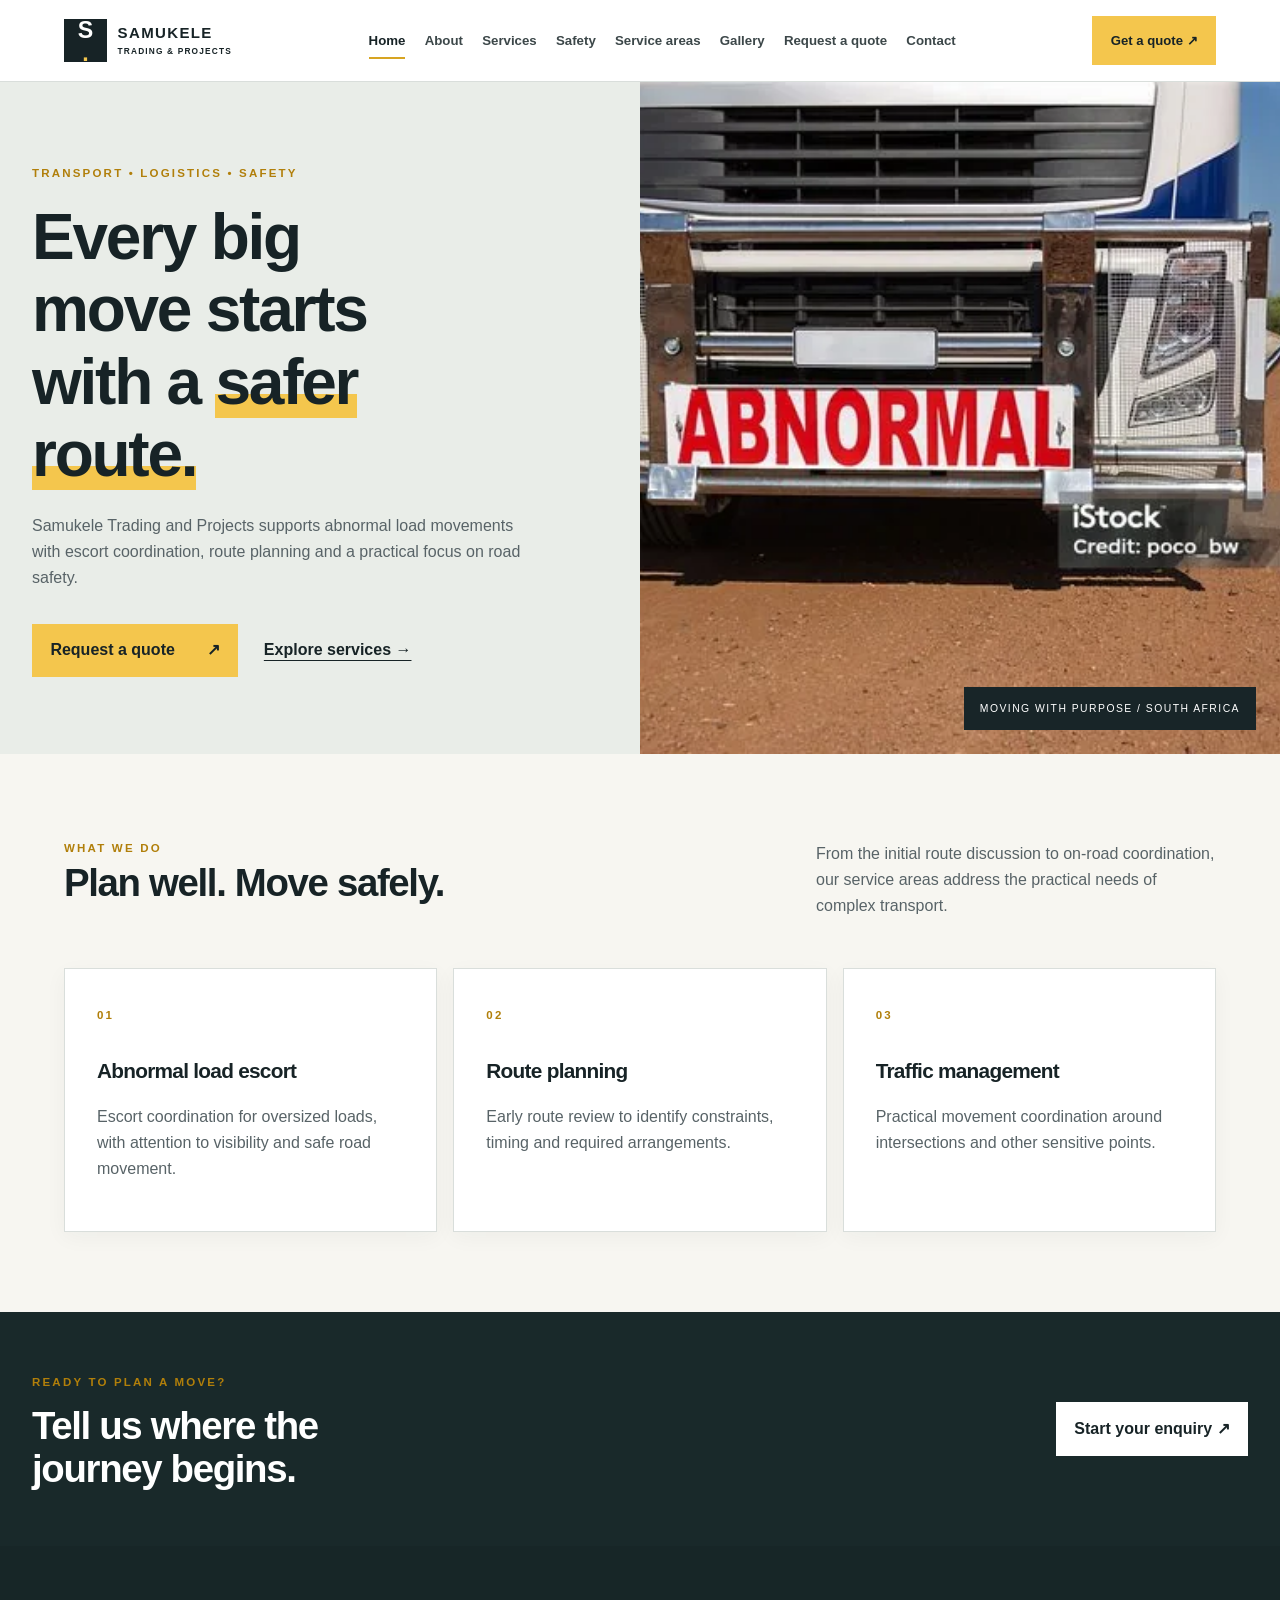
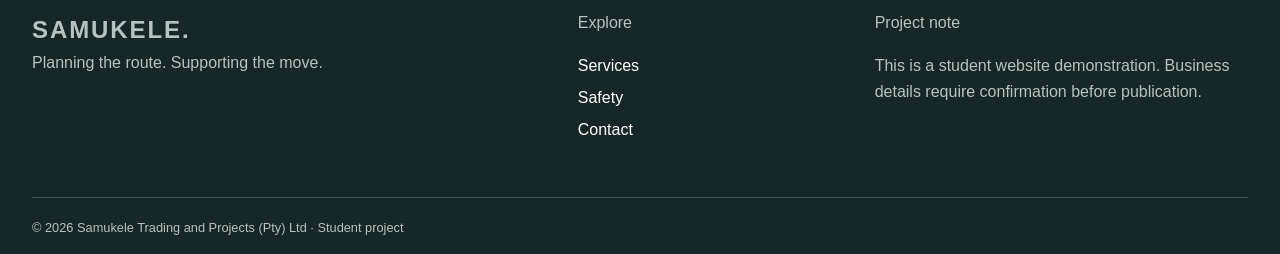
<file: Samukele-Website/index.html>
<!doctype html>
<html lang="en">
<head>
  <meta charset="utf-8">
  <meta name="viewport" content="width=device-width, initial-scale=1">
  <meta name="description" content="Abnormal load escort and route coordination in South Africa.">
  <title>Safer journeys for exceptional loads | Samukele Trading and Projects</title>
  <link rel="stylesheet" href="css/style.css">
</head>
<body>
  <a class="skip-link" href="#main">Skip to content</a>
  <!-- Consistent site header and navigation across all pages. -->
  <header class="site-header"><div class="header-inner">
    <a class="brand" href="index.html" aria-label="Samukele Trading and Projects home"><span class="brand-symbol" aria-hidden="true">S<span>.</span></span><span class="brand-words">SAMUKELE<small>TRADING &amp; PROJECTS</small></span></a>
    <nav aria-label="Main navigation"><ul><li><a href="index.html" aria-current="page">Home</a></li><li><a href="about.html">About</a></li><li><a href="services.html">Services</a></li><li><a href="compliance.html">Safety</a></li><li><a href="areas.html">Service areas</a></li><li><a href="gallery.html">Gallery</a></li><li><a href="enquiry.html">Request a quote</a></li><li><a href="contact.html">Contact</a></li></ul></nav>
    <a class="header-cta" href="enquiry.html">Get a quote ↗</a>
  </div></header>
  <main id="main"><section class="hero"><div class="hero-copy"><span class="eyebrow">TRANSPORT • LOGISTICS • SAFETY</span><h1>Every big move starts with a <em>safer route.</em></h1><p>Samukele Trading and Projects supports abnormal load movements with escort coordination, route planning and a practical focus on road safety.</p><div class="actions"><a class="button" href="enquiry.html">Request a quote <span aria-hidden="true">↗</span></a><a class="text-link" href="services.html">Explore services →</a></div></div><div class="hero-media"><picture><source type="image/webp" srcset="images/truck-escort-320.webp 320w, images/truck-escort.webp 600w" sizes="(max-width: 68rem) 100vw, 50vw"><img class="hero-image" src="images/truck-escort.jpg" alt="Heavy vehicle on a transport route" loading="eager" fetchpriority="high" width="600" height="400" srcset="images/truck-escort-320.jpg 320w, images/truck-escort.jpg 600w" sizes="(max-width: 68rem) 100vw, 50vw"></picture><span class="image-tag">MOVING WITH PURPOSE / SOUTH AFRICA</span></div></section><section class="section"><div class="section-heading"><div><span class="eyebrow">WHAT WE DO</span><h2>Plan well. Move safely.</h2></div><p>From the initial route discussion to on-road coordination, our service areas address the practical needs of complex transport.</p></div><div class="cards"><article class="card"><span class="eyebrow">01</span><h3>Abnormal load escort</h3><p>Escort coordination for oversized loads, with attention to visibility and safe road movement.</p></article><article class="card"><span class="eyebrow">02</span><h3>Route planning</h3><p>Early route review to identify constraints, timing and required arrangements.</p></article><article class="card"><span class="eyebrow">03</span><h3>Traffic management</h3><p>Practical movement coordination around intersections and other sensitive points.</p></article></div></section><section class="banner"><div><span class="eyebrow">READY TO PLAN A MOVE?</span><h2>Tell us where the journey begins.</h2></div><a class="button button-light" href="enquiry.html">Start your enquiry ↗</a></section></main>
  <footer class="site-footer"><div class="footer-inner"><div><span class="footer-brand">SAMUKELE<span>.</span></span><p>Planning the route. Supporting the move.</p></div><div><p>Explore</p><a href="services.html">Services</a><a href="compliance.html">Safety</a><a href="contact.html">Contact</a></div><div><p>Project note</p><span>This is a student website demonstration. Business details require confirmation before publication.</span></div></div><div class="footer-bottom">© 2026 Samukele Trading and Projects (Pty) Ltd · Student project</div></footer>
</body>
</html>
</file>
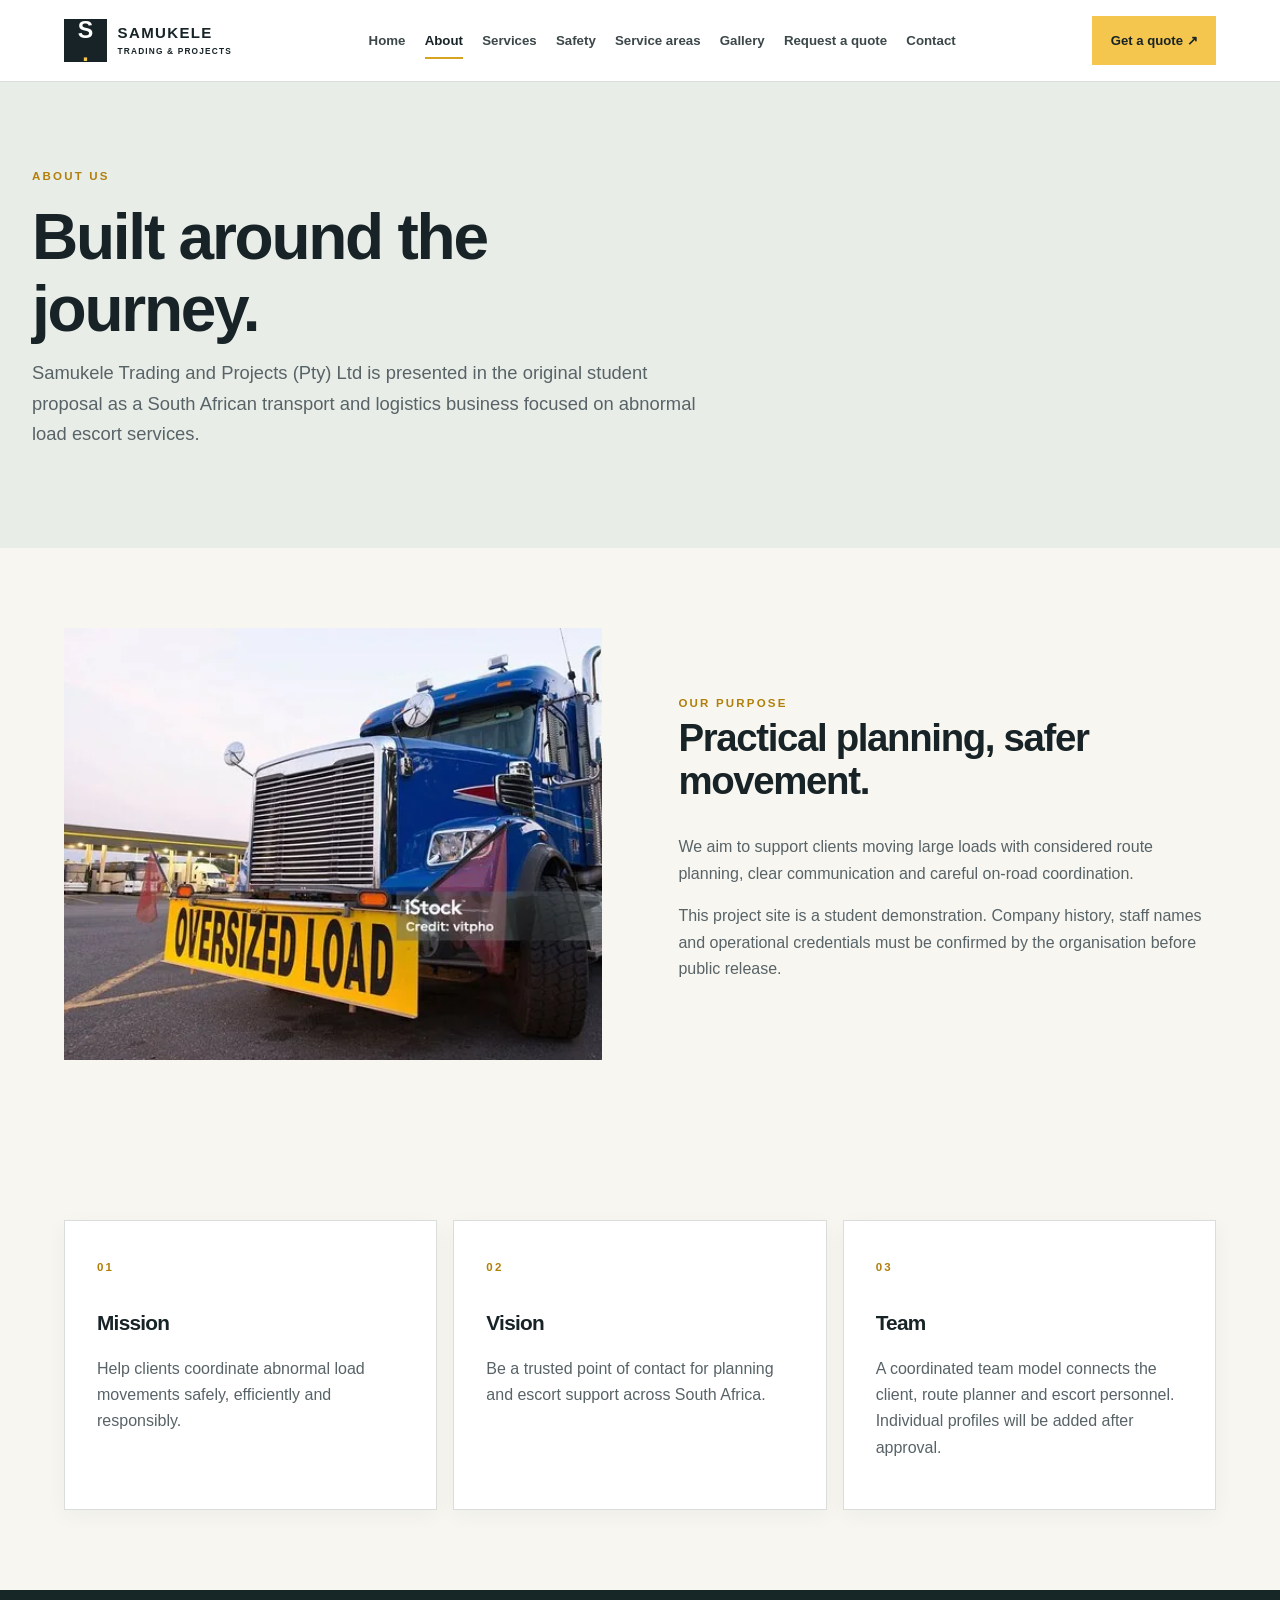
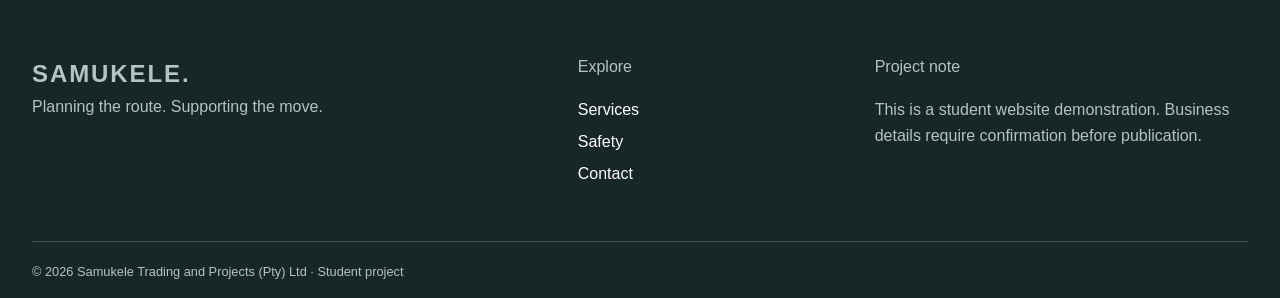
<file: Samukele-Website/about.html>
<!doctype html>
<html lang="en">
<head>
  <meta charset="utf-8">
  <meta name="viewport" content="width=device-width, initial-scale=1">
  <meta name="description" content="A safety-led approach to transport support.">
  <title>About Samukele | Samukele Trading and Projects</title>
  <link rel="stylesheet" href="css/style.css">
</head>
<body>
  <a class="skip-link" href="#main">Skip to content</a>
  <!-- Consistent site header and navigation across all pages. -->
  <header class="site-header"><div class="header-inner">
    <a class="brand" href="index.html" aria-label="Samukele Trading and Projects home"><span class="brand-symbol" aria-hidden="true">S<span>.</span></span><span class="brand-words">SAMUKELE<small>TRADING &amp; PROJECTS</small></span></a>
    <nav aria-label="Main navigation"><ul><li><a href="index.html">Home</a></li><li><a href="about.html" aria-current="page">About</a></li><li><a href="services.html">Services</a></li><li><a href="compliance.html">Safety</a></li><li><a href="areas.html">Service areas</a></li><li><a href="gallery.html">Gallery</a></li><li><a href="enquiry.html">Request a quote</a></li><li><a href="contact.html">Contact</a></li></ul></nav>
    <a class="header-cta" href="enquiry.html">Get a quote ↗</a>
  </div></header>
  <main id="main"><section class="page-hero"><span class="eyebrow">ABOUT US</span><h1>Built around the journey.</h1><p>Samukele Trading and Projects (Pty) Ltd is presented in the original student proposal as a South African transport and logistics business focused on abnormal load escort services.</p></section><section class="split section"><div><picture><source type="image/webp" srcset="images/truck-route-320.webp 320w, images/truck-route.webp 600w" sizes="(max-width: 45rem) 100vw, (max-width: 68rem) 50vw, 40vw"><img class="feature-image" src="images/truck-route.jpg" alt="Truck travelling on a route" loading="lazy" width="600" height="400" srcset="images/truck-route-320.jpg 320w, images/truck-route.jpg 600w" sizes="(max-width: 45rem) 100vw, (max-width: 68rem) 50vw, 40vw"></picture></div><div><span class="eyebrow">OUR PURPOSE</span><h2>Practical planning, safer movement.</h2><p>We aim to support clients moving large loads with considered route planning, clear communication and careful on-road coordination.</p><p>This project site is a student demonstration. Company history, staff names and operational credentials must be confirmed by the organisation before public release.</p></div></section><section class="section cards"><article class="card"><span class="eyebrow">01</span><h3>Mission</h3><p>Help clients coordinate abnormal load movements safely, efficiently and responsibly.</p></article><article class="card"><span class="eyebrow">02</span><h3>Vision</h3><p>Be a trusted point of contact for planning and escort support across South Africa.</p></article><article class="card"><span class="eyebrow">03</span><h3>Team</h3><p>A coordinated team model connects the client, route planner and escort personnel. Individual profiles will be added after approval.</p></article></section></main>
  <footer class="site-footer"><div class="footer-inner"><div><span class="footer-brand">SAMUKELE<span>.</span></span><p>Planning the route. Supporting the move.</p></div><div><p>Explore</p><a href="services.html">Services</a><a href="compliance.html">Safety</a><a href="contact.html">Contact</a></div><div><p>Project note</p><span>This is a student website demonstration. Business details require confirmation before publication.</span></div></div><div class="footer-bottom">© 2026 Samukele Trading and Projects (Pty) Ltd · Student project</div></footer>
</body>
</html>
</file>
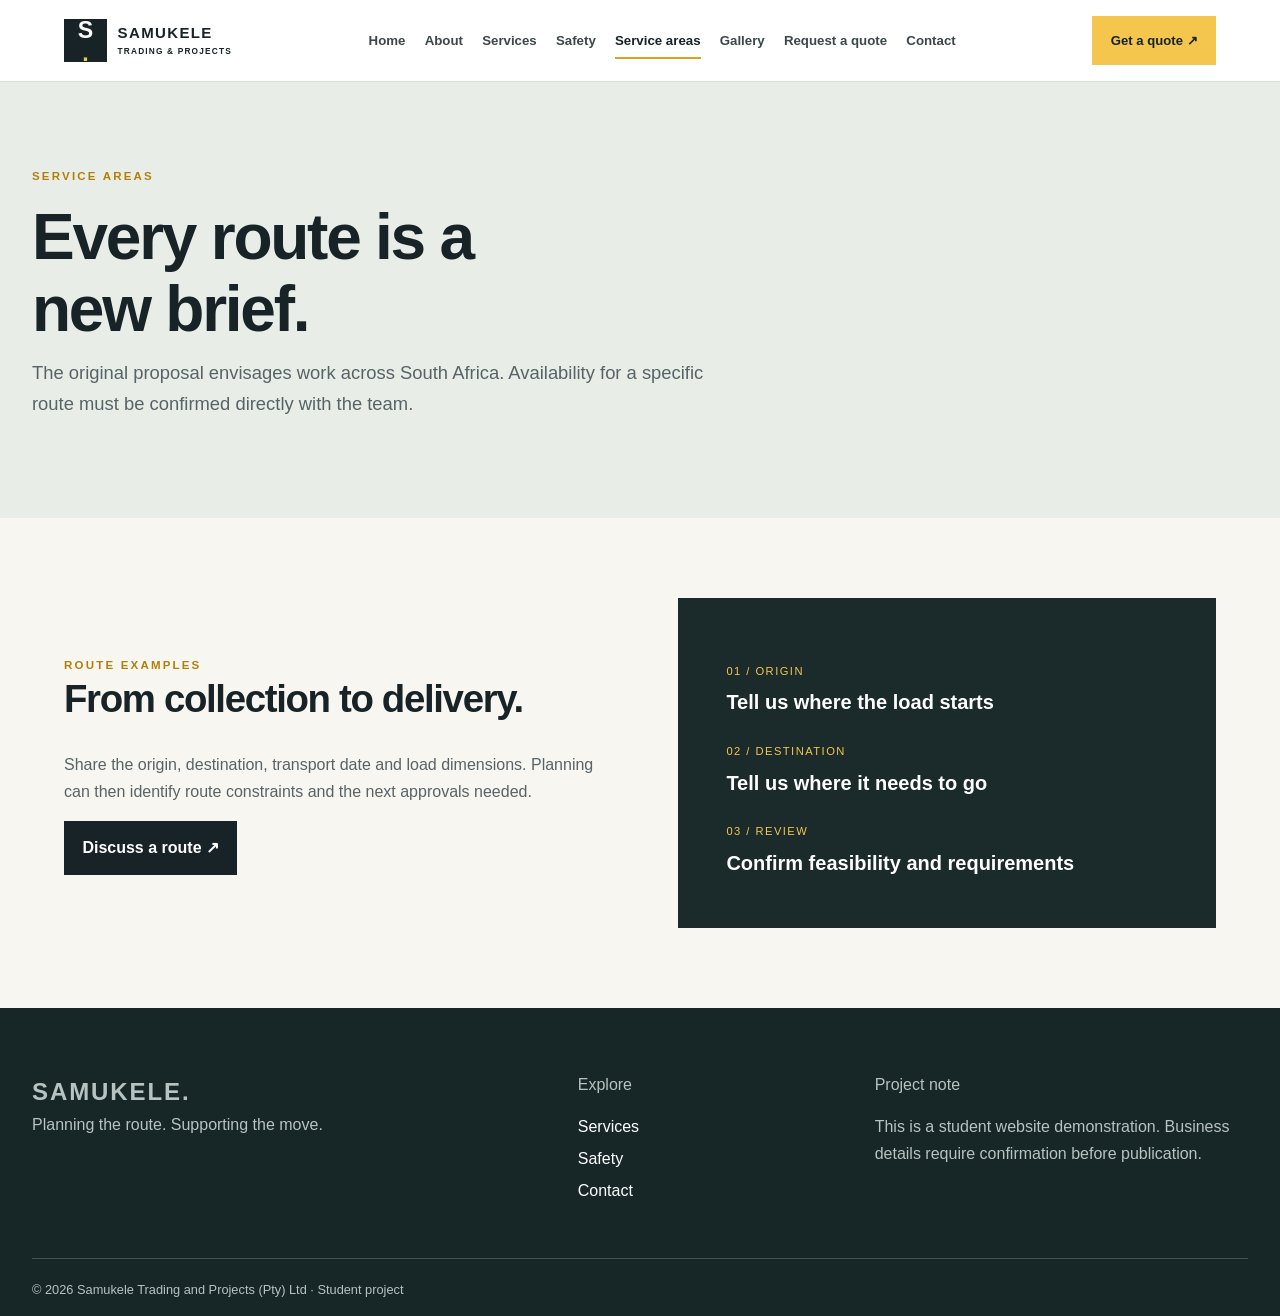
<file: Samukele-Website/areas.html>
<!doctype html>
<html lang="en">
<head>
  <meta charset="utf-8">
  <meta name="viewport" content="width=device-width, initial-scale=1">
  <meta name="description" content="Discuss routes across South Africa.">
  <title>Service areas | Samukele Trading and Projects</title>
  <link rel="stylesheet" href="css/style.css">
</head>
<body>
  <a class="skip-link" href="#main">Skip to content</a>
  <!-- Consistent site header and navigation across all pages. -->
  <header class="site-header"><div class="header-inner">
    <a class="brand" href="index.html" aria-label="Samukele Trading and Projects home"><span class="brand-symbol" aria-hidden="true">S<span>.</span></span><span class="brand-words">SAMUKELE<small>TRADING &amp; PROJECTS</small></span></a>
    <nav aria-label="Main navigation"><ul><li><a href="index.html">Home</a></li><li><a href="about.html">About</a></li><li><a href="services.html">Services</a></li><li><a href="compliance.html">Safety</a></li><li><a href="areas.html" aria-current="page">Service areas</a></li><li><a href="gallery.html">Gallery</a></li><li><a href="enquiry.html">Request a quote</a></li><li><a href="contact.html">Contact</a></li></ul></nav>
    <a class="header-cta" href="enquiry.html">Get a quote ↗</a>
  </div></header>
  <main id="main"><section class="page-hero"><span class="eyebrow">SERVICE AREAS</span><h1>Every route is a new brief.</h1><p>The original proposal envisages work across South Africa. Availability for a specific route must be confirmed directly with the team.</p></section><section class="section split"><div><span class="eyebrow">ROUTE EXAMPLES</span><h2>From collection to delivery.</h2><p>Share the origin, destination, transport date and load dimensions. Planning can then identify route constraints and the next approvals needed.</p><a class="button button-dark" href="enquiry.html">Discuss a route ↗</a></div><div class="route-panel"><span>01 / ORIGIN</span><strong>Tell us where the load starts</strong><span>02 / DESTINATION</span><strong>Tell us where it needs to go</strong><span>03 / REVIEW</span><strong>Confirm feasibility and requirements</strong></div></section></main>
  <footer class="site-footer"><div class="footer-inner"><div><span class="footer-brand">SAMUKELE<span>.</span></span><p>Planning the route. Supporting the move.</p></div><div><p>Explore</p><a href="services.html">Services</a><a href="compliance.html">Safety</a><a href="contact.html">Contact</a></div><div><p>Project note</p><span>This is a student website demonstration. Business details require confirmation before publication.</span></div></div><div class="footer-bottom">© 2026 Samukele Trading and Projects (Pty) Ltd · Student project</div></footer>
</body>
</html>
</file>
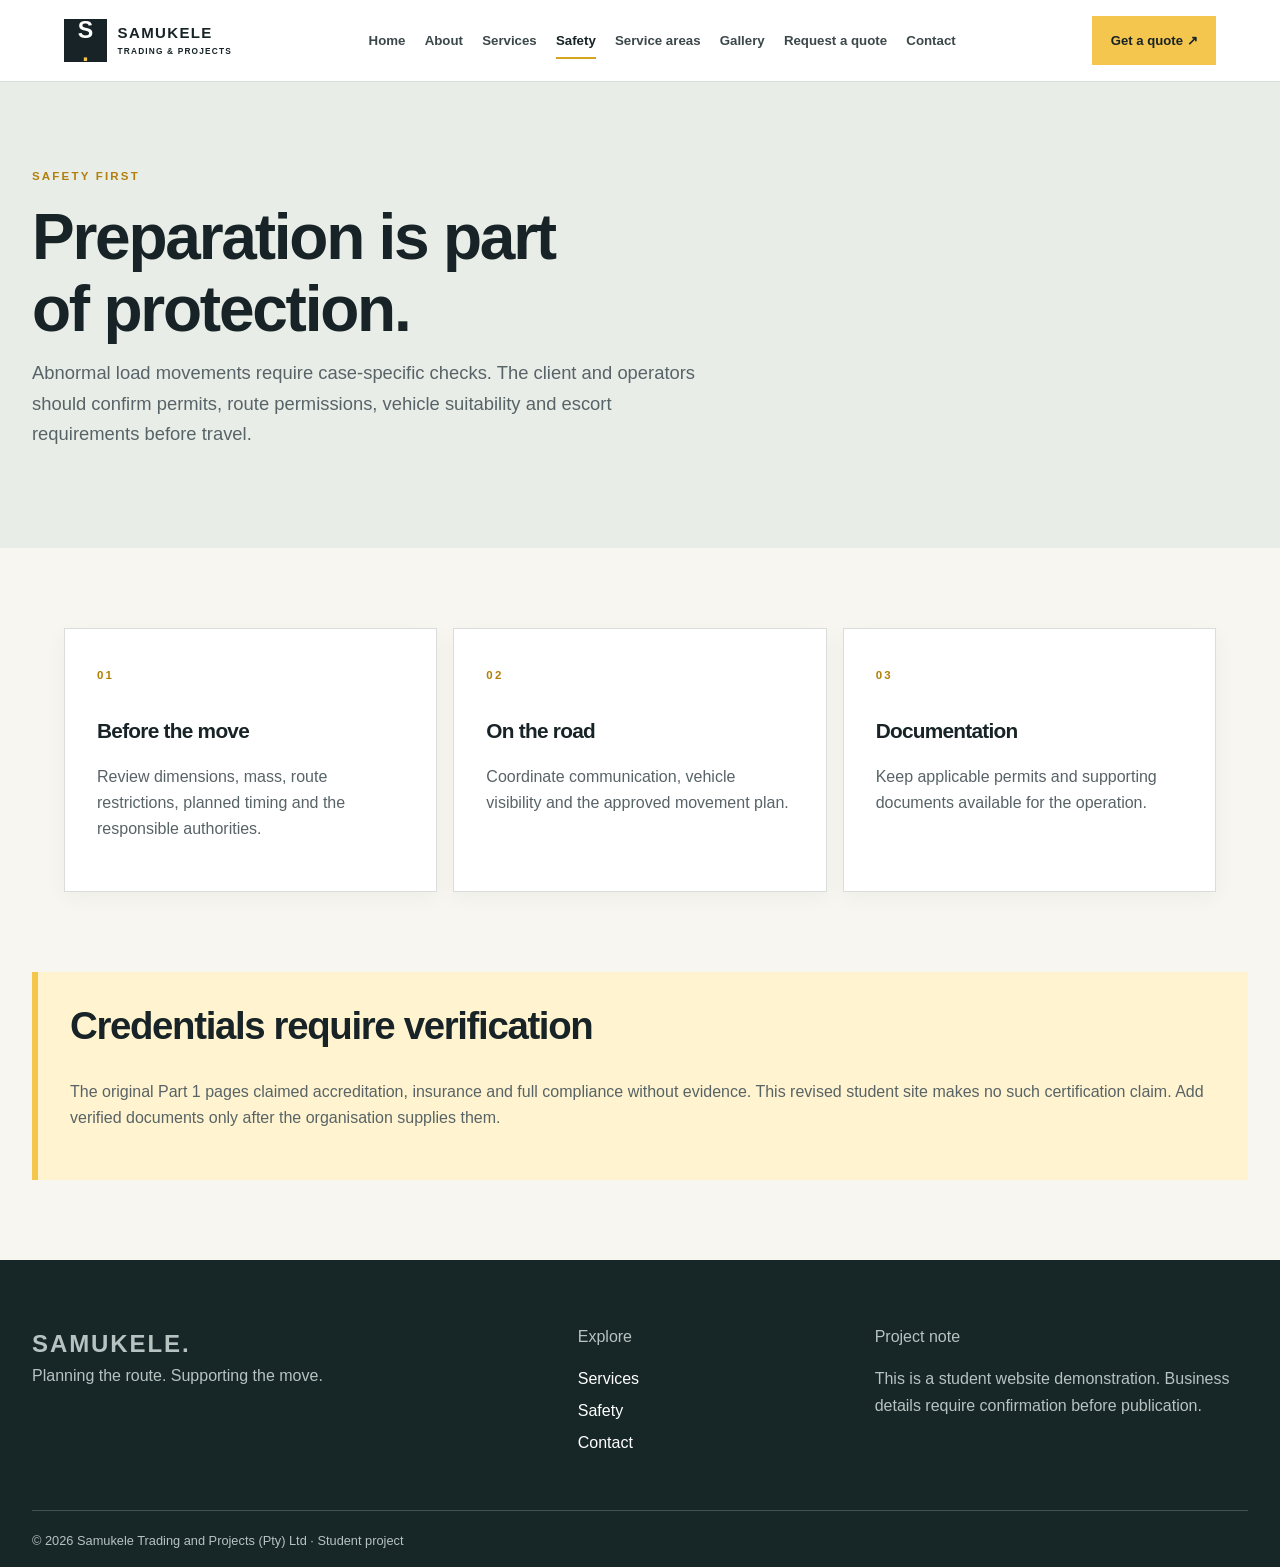
<file: Samukele-Website/compliance.html>
<!doctype html>
<html lang="en">
<head>
  <meta charset="utf-8">
  <meta name="viewport" content="width=device-width, initial-scale=1">
  <meta name="description" content="Planning starts with the applicable requirements.">
  <title>Safety and compliance | Samukele Trading and Projects</title>
  <link rel="stylesheet" href="css/style.css">
</head>
<body>
  <a class="skip-link" href="#main">Skip to content</a>
  <!-- Consistent site header and navigation across all pages. -->
  <header class="site-header"><div class="header-inner">
    <a class="brand" href="index.html" aria-label="Samukele Trading and Projects home"><span class="brand-symbol" aria-hidden="true">S<span>.</span></span><span class="brand-words">SAMUKELE<small>TRADING &amp; PROJECTS</small></span></a>
    <nav aria-label="Main navigation"><ul><li><a href="index.html">Home</a></li><li><a href="about.html">About</a></li><li><a href="services.html">Services</a></li><li><a href="compliance.html" aria-current="page">Safety</a></li><li><a href="areas.html">Service areas</a></li><li><a href="gallery.html">Gallery</a></li><li><a href="enquiry.html">Request a quote</a></li><li><a href="contact.html">Contact</a></li></ul></nav>
    <a class="header-cta" href="enquiry.html">Get a quote ↗</a>
  </div></header>
  <main id="main"><section class="page-hero"><span class="eyebrow">SAFETY FIRST</span><h1>Preparation is part of protection.</h1><p>Abnormal load movements require case-specific checks. The client and operators should confirm permits, route permissions, vehicle suitability and escort requirements before travel.</p></section><section class="section cards"><article class="card"><span class="eyebrow">01</span><h3>Before the move</h3><p>Review dimensions, mass, route restrictions, planned timing and the responsible authorities.</p></article><article class="card"><span class="eyebrow">02</span><h3>On the road</h3><p>Coordinate communication, vehicle visibility and the approved movement plan.</p></article><article class="card"><span class="eyebrow">03</span><h3>Documentation</h3><p>Keep applicable permits and supporting documents available for the operation.</p></article></section><section class="notice"><h2>Credentials require verification</h2><p>The original Part 1 pages claimed accreditation, insurance and full compliance without evidence. This revised student site makes no such certification claim. Add verified documents only after the organisation supplies them.</p></section></main>
  <footer class="site-footer"><div class="footer-inner"><div><span class="footer-brand">SAMUKELE<span>.</span></span><p>Planning the route. Supporting the move.</p></div><div><p>Explore</p><a href="services.html">Services</a><a href="compliance.html">Safety</a><a href="contact.html">Contact</a></div><div><p>Project note</p><span>This is a student website demonstration. Business details require confirmation before publication.</span></div></div><div class="footer-bottom">© 2026 Samukele Trading and Projects (Pty) Ltd · Student project</div></footer>
</body>
</html>
</file>
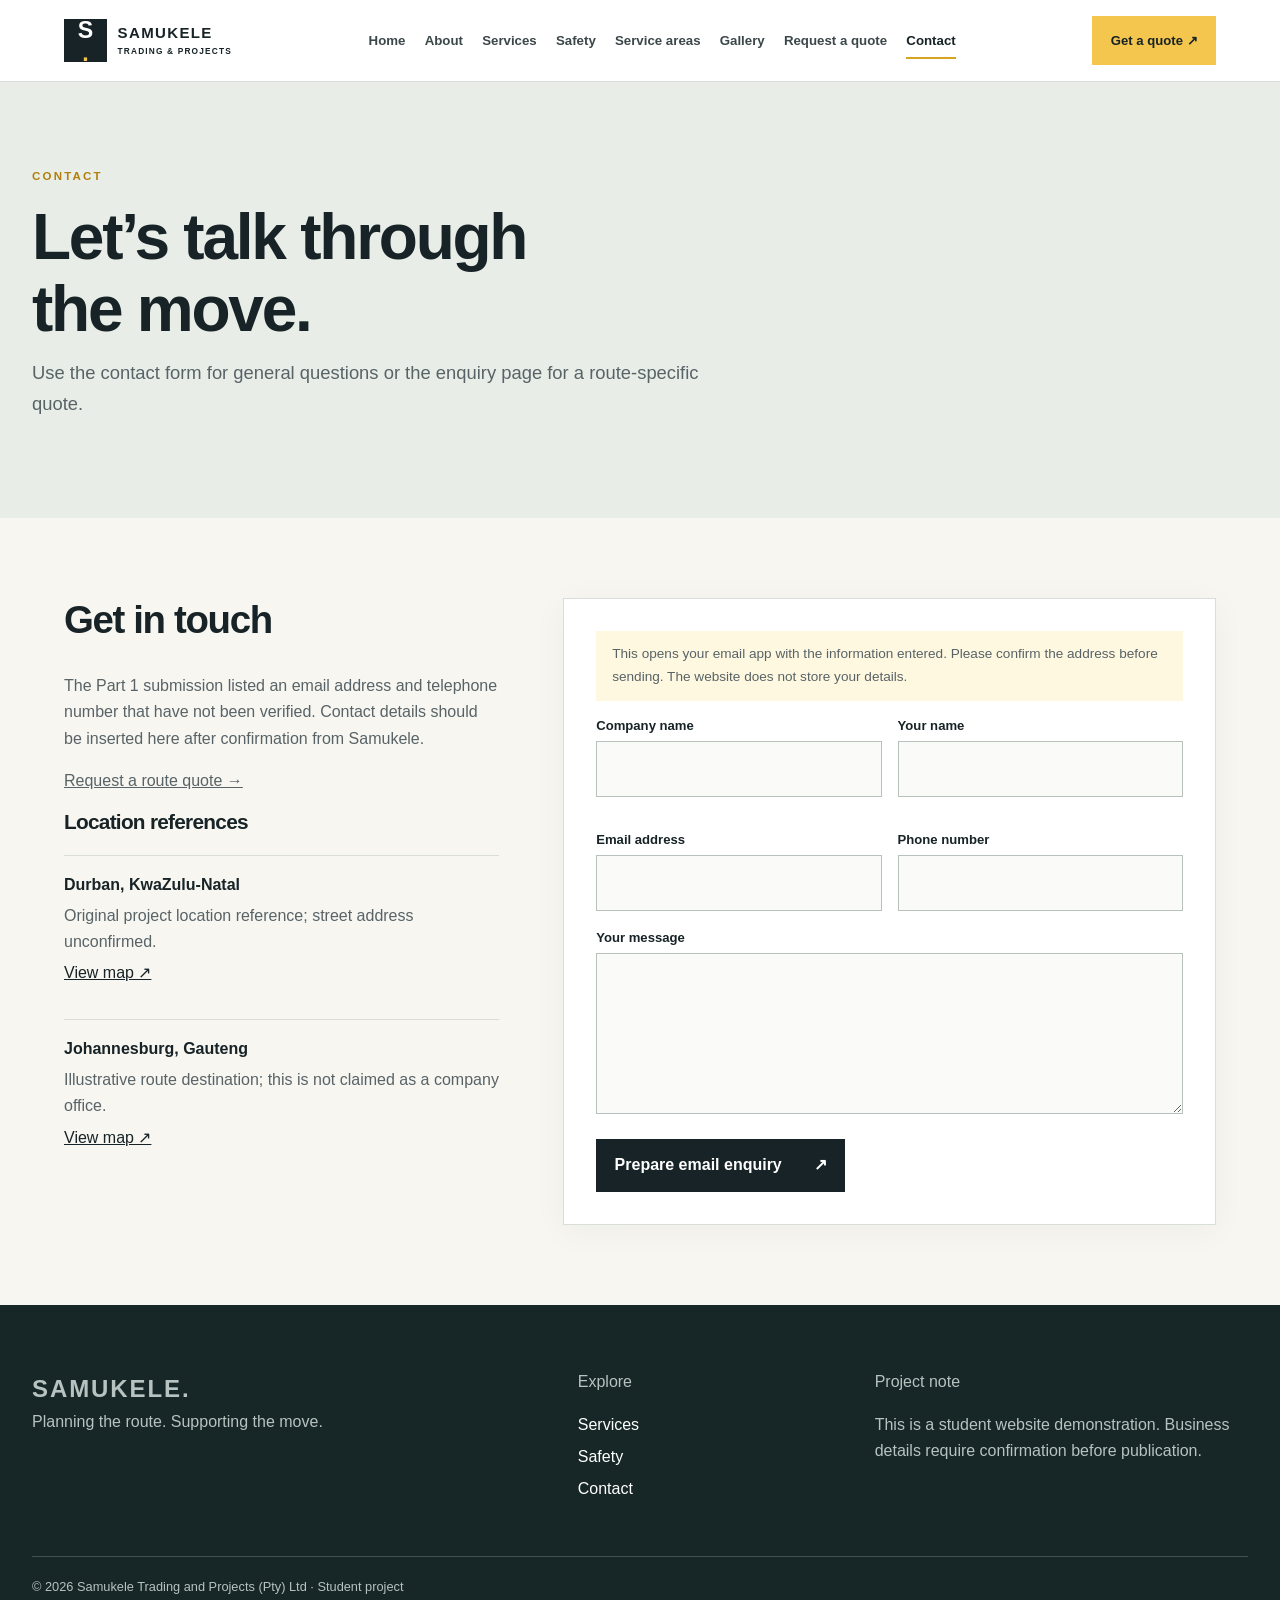
<file: Samukele-Website/contact.html>
<!doctype html>
<html lang="en">
<head>
  <meta charset="utf-8">
  <meta name="viewport" content="width=device-width, initial-scale=1">
  <meta name="description" content="General questions and location references.">
  <title>Contact us | Samukele Trading and Projects</title>
  <link rel="stylesheet" href="css/style.css">
</head>
<body>
  <a class="skip-link" href="#main">Skip to content</a>
  <!-- Consistent site header and navigation across all pages. -->
  <header class="site-header"><div class="header-inner">
    <a class="brand" href="index.html" aria-label="Samukele Trading and Projects home"><span class="brand-symbol" aria-hidden="true">S<span>.</span></span><span class="brand-words">SAMUKELE<small>TRADING &amp; PROJECTS</small></span></a>
    <nav aria-label="Main navigation"><ul><li><a href="index.html">Home</a></li><li><a href="about.html">About</a></li><li><a href="services.html">Services</a></li><li><a href="compliance.html">Safety</a></li><li><a href="areas.html">Service areas</a></li><li><a href="gallery.html">Gallery</a></li><li><a href="enquiry.html">Request a quote</a></li><li><a href="contact.html" aria-current="page">Contact</a></li></ul></nav>
    <a class="header-cta" href="enquiry.html">Get a quote ↗</a>
  </div></header>
  <main id="main"><section class="page-hero"><span class="eyebrow">CONTACT</span><h1>Let’s talk through the move.</h1><p>Use the contact form for general questions or the enquiry page for a route-specific quote.</p></section><section class="section contact-grid"><div><h2>Get in touch</h2><p>The Part 1 submission listed an email address and telephone number that have not been verified. Contact details should be inserted here after confirmation from Samukele.</p><p><a href="enquiry.html">Request a route quote →</a></p><h3>Location references</h3><div class="location-list"><div><strong>Durban, KwaZulu-Natal</strong><p>Original project location reference; street address unconfirmed.</p><a href="https://www.openstreetmap.org/search?query=Durban%2C%20South%20Africa" target="_blank" rel="noopener noreferrer">View map ↗</a></div><div><strong>Johannesburg, Gauteng</strong><p>Illustrative route destination; this is not claimed as a company office.</p><a href="https://www.openstreetmap.org/search?query=Johannesburg%2C%20South%20Africa" target="_blank" rel="noopener noreferrer">View map ↗</a></div></div></div><form class="form-card" action="mailto:info@samukeletrading.co.za" method="post" enctype="text/plain"><p class="form-note">This opens your email app with the information entered. Please confirm the address before sending. The website does not store your details.</p><div class="form-grid"><div class="field"><label for="company">Company name</label><input id="company" name="company" type="text"></div><div class="field"><label for="name">Your name</label><input id="name" name="name" type="text" required></div><div class="field"><label for="email">Email address</label><input id="email" name="email" type="email" required></div><div class="field"><label for="phone">Phone number</label><input id="phone" name="phone" type="tel"></div></div><div class="field"><label for="message">Your message</label><textarea id="message" name="message" rows="5" required></textarea></div><button class="button button-dark" type="submit">Prepare email enquiry <span aria-hidden="true">↗</span></button></form></section></main>
  <footer class="site-footer"><div class="footer-inner"><div><span class="footer-brand">SAMUKELE<span>.</span></span><p>Planning the route. Supporting the move.</p></div><div><p>Explore</p><a href="services.html">Services</a><a href="compliance.html">Safety</a><a href="contact.html">Contact</a></div><div><p>Project note</p><span>This is a student website demonstration. Business details require confirmation before publication.</span></div></div><div class="footer-bottom">© 2026 Samukele Trading and Projects (Pty) Ltd · Student project</div></footer>
</body>
</html>
</file>
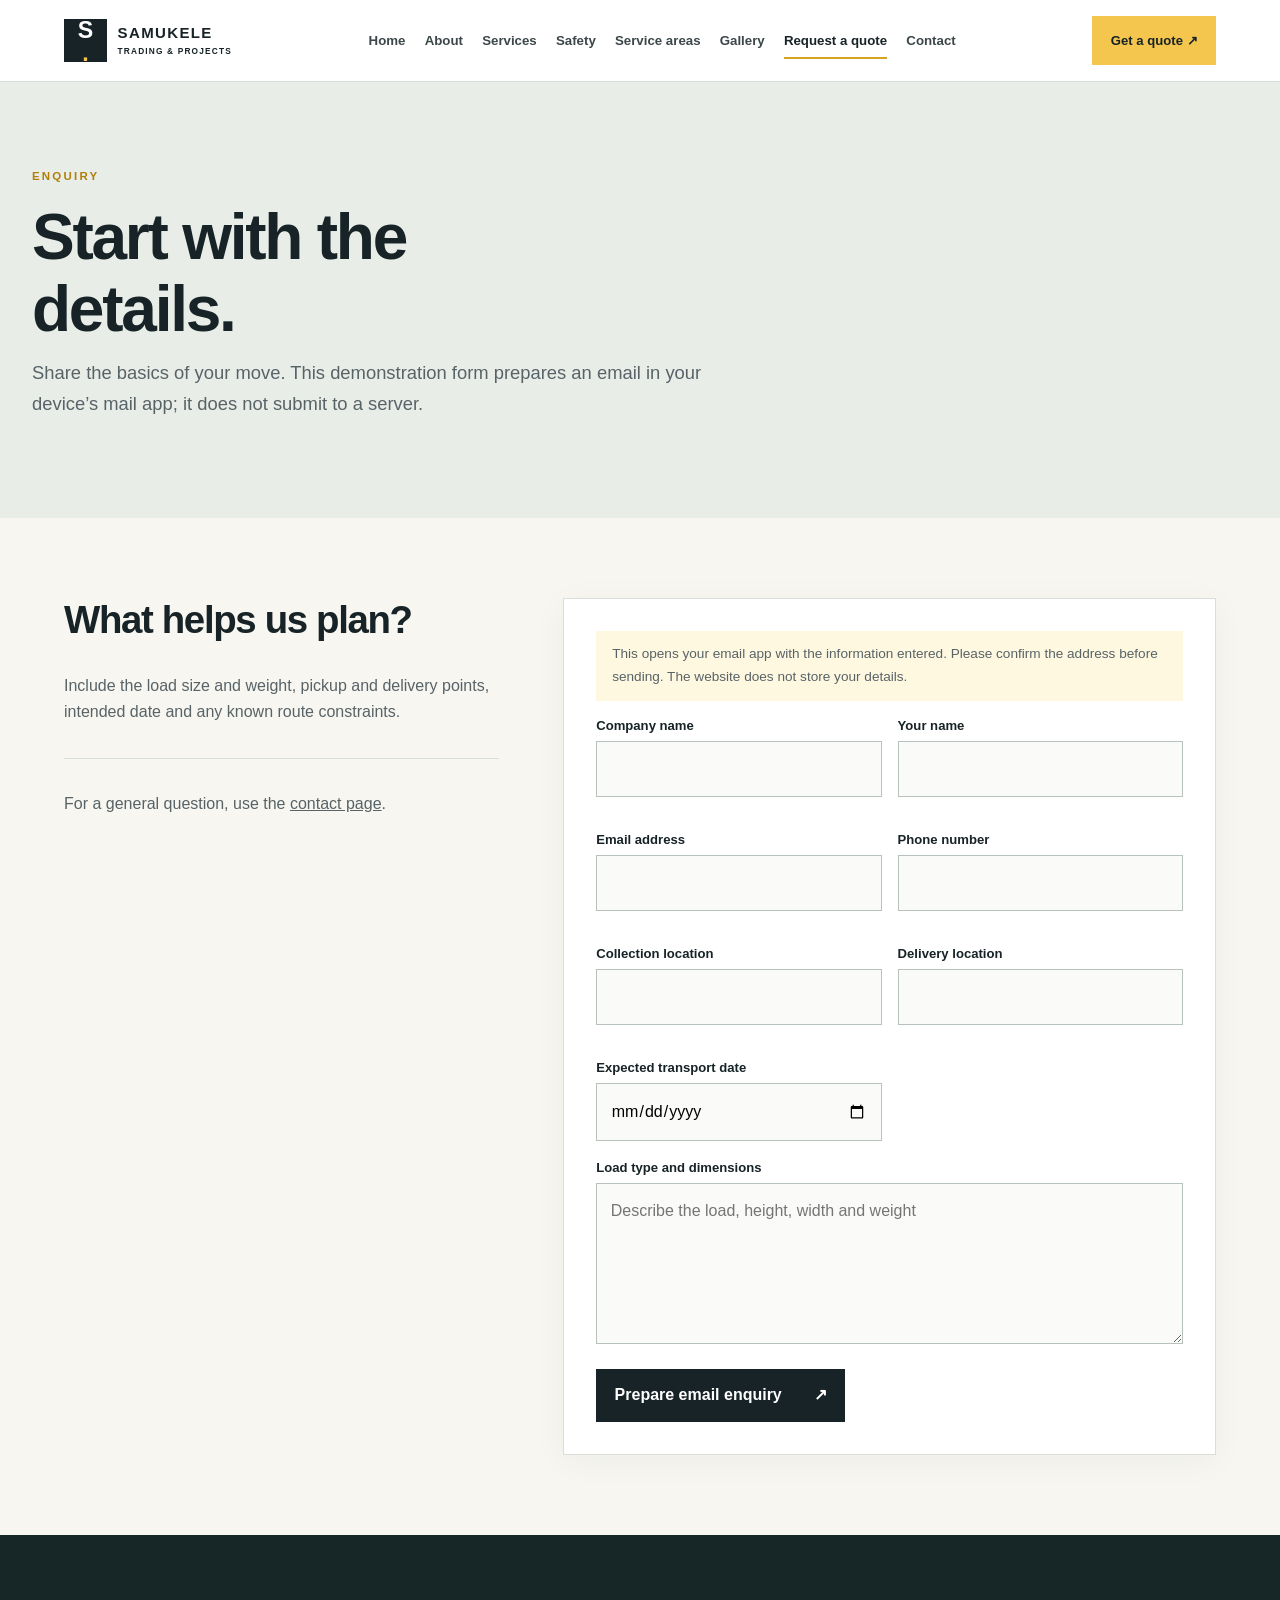
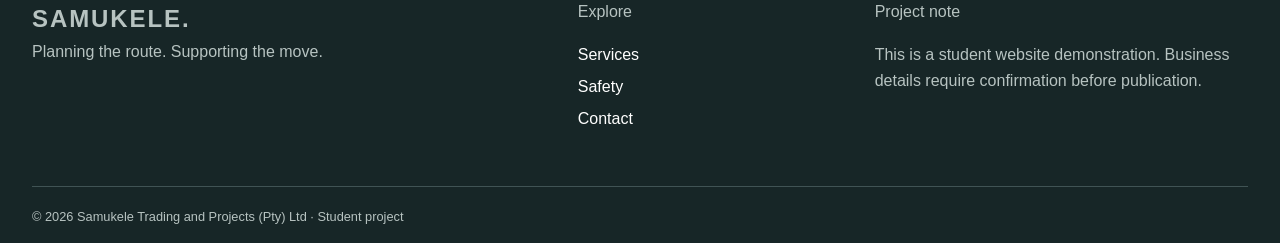
<file: Samukele-Website/enquiry.html>
<!doctype html>
<html lang="en">
<head>
  <meta charset="utf-8">
  <meta name="viewport" content="width=device-width, initial-scale=1">
  <meta name="description" content="Tell us about the load and route.">
  <title>Request a quote | Samukele Trading and Projects</title>
  <link rel="stylesheet" href="css/style.css">
</head>
<body>
  <a class="skip-link" href="#main">Skip to content</a>
  <!-- Consistent site header and navigation across all pages. -->
  <header class="site-header"><div class="header-inner">
    <a class="brand" href="index.html" aria-label="Samukele Trading and Projects home"><span class="brand-symbol" aria-hidden="true">S<span>.</span></span><span class="brand-words">SAMUKELE<small>TRADING &amp; PROJECTS</small></span></a>
    <nav aria-label="Main navigation"><ul><li><a href="index.html">Home</a></li><li><a href="about.html">About</a></li><li><a href="services.html">Services</a></li><li><a href="compliance.html">Safety</a></li><li><a href="areas.html">Service areas</a></li><li><a href="gallery.html">Gallery</a></li><li><a href="enquiry.html" aria-current="page">Request a quote</a></li><li><a href="contact.html">Contact</a></li></ul></nav>
    <a class="header-cta" href="enquiry.html">Get a quote ↗</a>
  </div></header>
  <main id="main"><section class="page-hero"><span class="eyebrow">ENQUIRY</span><h1>Start with the details.</h1><p>Share the basics of your move. This demonstration form prepares an email in your device’s mail app; it does not submit to a server.</p></section><section class="section form-layout"><div><h2>What helps us plan?</h2><p>Include the load size and weight, pickup and delivery points, intended date and any known route constraints.</p><div class="mini-rule"></div><p>For a general question, use the <a href="contact.html">contact page</a>.</p></div><form class="form-card" action="mailto:info@samukeletrading.co.za" method="post" enctype="text/plain"><p class="form-note">This opens your email app with the information entered. Please confirm the address before sending. The website does not store your details.</p><div class="form-grid"><div class="field"><label for="company">Company name</label><input id="company" name="company" type="text"></div><div class="field"><label for="name">Your name</label><input id="name" name="name" type="text" required></div><div class="field"><label for="email">Email address</label><input id="email" name="email" type="email" required></div><div class="field"><label for="phone">Phone number</label><input id="phone" name="phone" type="tel"></div><div class="field"><label for="origin">Collection location</label><input id="origin" name="origin" type="text" required></div><div class="field"><label for="destination">Delivery location</label><input id="destination" name="destination" type="text" required></div><div class="field"><label for="date">Expected transport date</label><input id="date" name="date" type="date"></div></div><div class="field"><label for="load">Load type and dimensions</label><textarea id="load" name="load" rows="5" placeholder="Describe the load, height, width and weight" required></textarea></div><button class="button button-dark" type="submit">Prepare email enquiry <span aria-hidden="true">↗</span></button></form></section></main>
  <footer class="site-footer"><div class="footer-inner"><div><span class="footer-brand">SAMUKELE<span>.</span></span><p>Planning the route. Supporting the move.</p></div><div><p>Explore</p><a href="services.html">Services</a><a href="compliance.html">Safety</a><a href="contact.html">Contact</a></div><div><p>Project note</p><span>This is a student website demonstration. Business details require confirmation before publication.</span></div></div><div class="footer-bottom">© 2026 Samukele Trading and Projects (Pty) Ltd · Student project</div></footer>
</body>
</html>
</file>
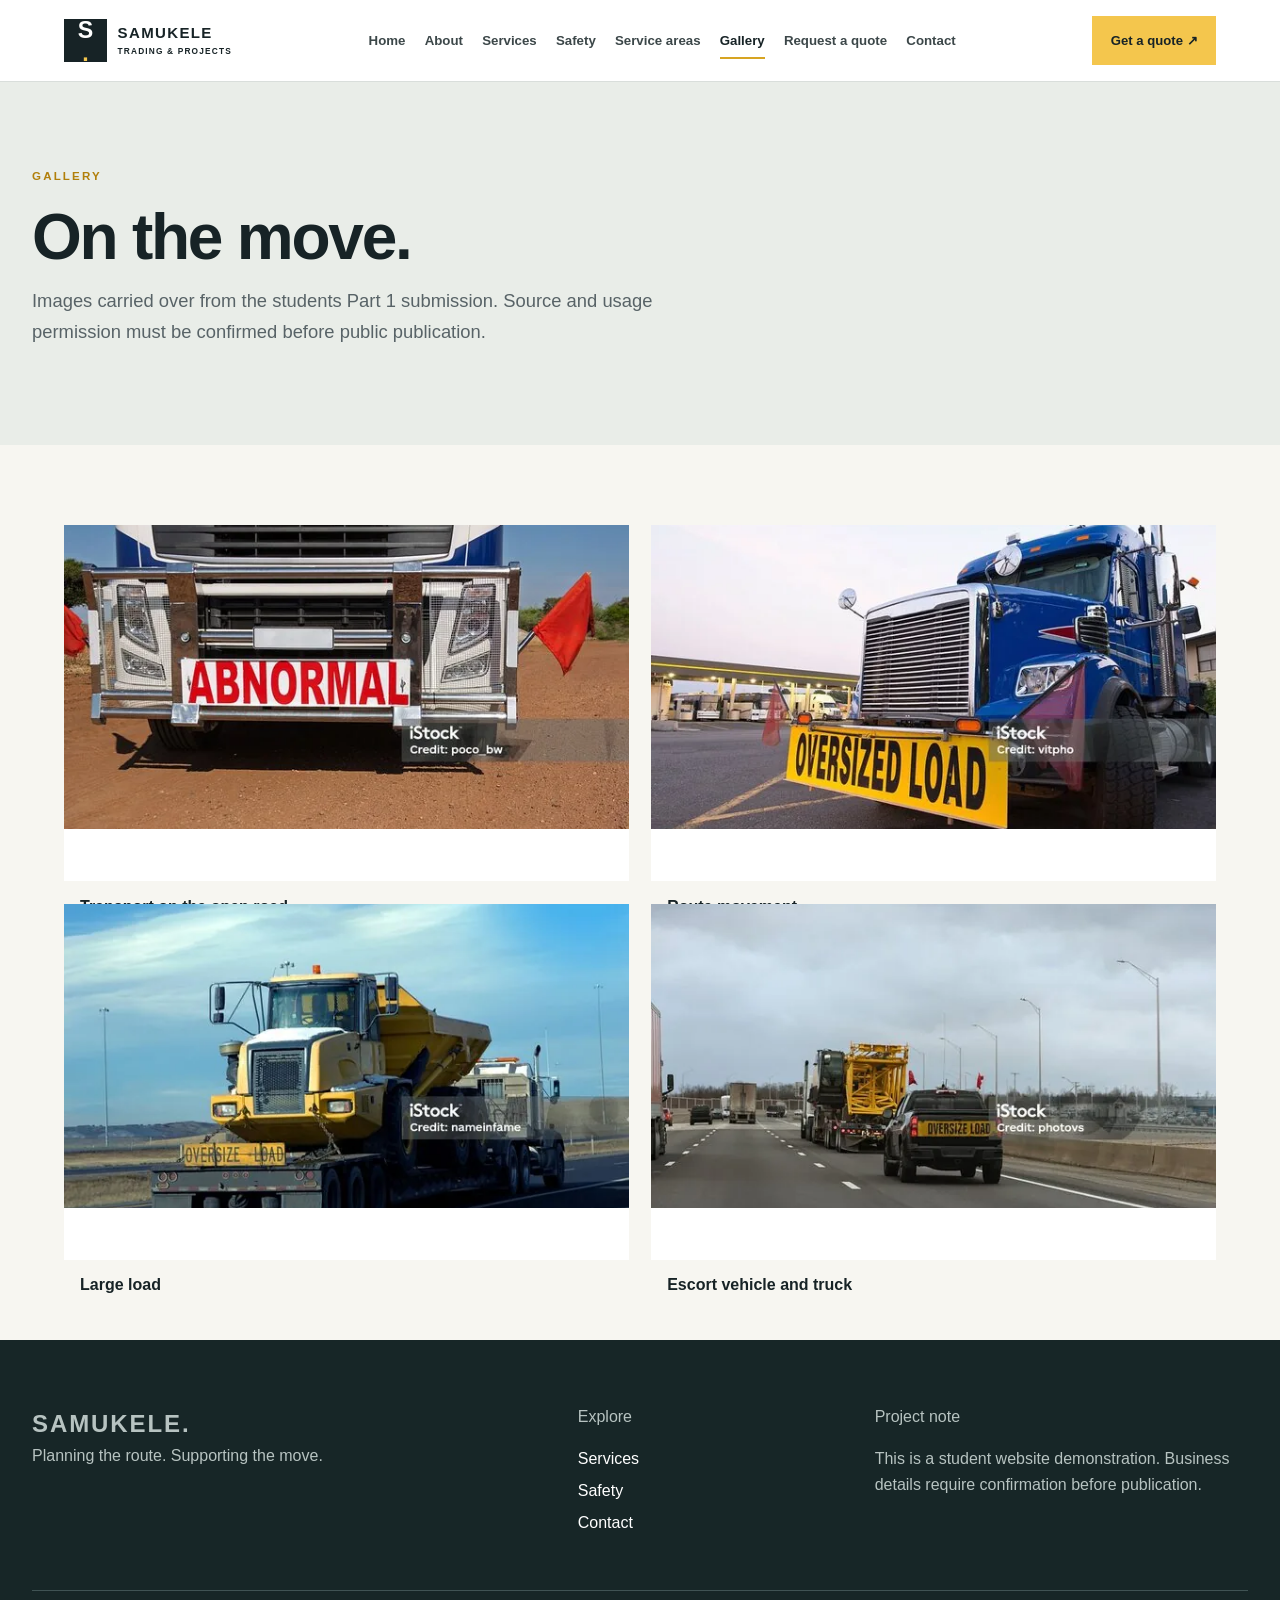
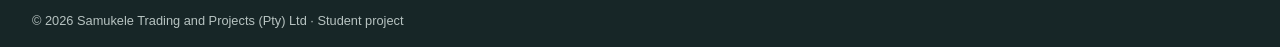
<file: Samukele-Website/gallery.html>
<!doctype html>
<html lang="en">
<head>
  <meta charset="utf-8">
  <meta name="viewport" content="width=device-width, initial-scale=1">
  <meta name="description" content="Transport imagery from the submitted project.">
  <title>Gallery | Samukele Trading and Projects</title>
  <link rel="stylesheet" href="css/style.css">
</head>
<body>
  <a class="skip-link" href="#main">Skip to content</a>
  <!-- Consistent site header and navigation across all pages. -->
  <header class="site-header"><div class="header-inner">
    <a class="brand" href="index.html" aria-label="Samukele Trading and Projects home"><span class="brand-symbol" aria-hidden="true">S<span>.</span></span><span class="brand-words">SAMUKELE<small>TRADING &amp; PROJECTS</small></span></a>
    <nav aria-label="Main navigation"><ul><li><a href="index.html">Home</a></li><li><a href="about.html">About</a></li><li><a href="services.html">Services</a></li><li><a href="compliance.html">Safety</a></li><li><a href="areas.html">Service areas</a></li><li><a href="gallery.html" aria-current="page">Gallery</a></li><li><a href="enquiry.html">Request a quote</a></li><li><a href="contact.html">Contact</a></li></ul></nav>
    <a class="header-cta" href="enquiry.html">Get a quote ↗</a>
  </div></header>
  <main id="main"><section class="page-hero"><span class="eyebrow">GALLERY</span><h1>On the move.</h1><p>Images carried over from the students Part 1 submission. Source and usage permission must be confirmed before public publication.</p></section><section class="section gallery-grid"><figure><picture><source type="image/webp" srcset="images/truck-escort-320.webp 320w, images/truck-escort.webp 600w" sizes="(max-width: 45rem) 100vw, (max-width: 68rem) 50vw, 40vw"><img class="feature-image" src="images/truck-escort.jpg" alt="Transport on the open road" loading="lazy" width="600" height="400" srcset="images/truck-escort-320.jpg 320w, images/truck-escort.jpg 600w" sizes="(max-width: 45rem) 100vw, (max-width: 68rem) 50vw, 40vw"></picture><figcaption>Transport on the open road</figcaption></figure><figure><picture><source type="image/webp" srcset="images/truck-route-320.webp 320w, images/truck-route.webp 600w" sizes="(max-width: 45rem) 100vw, (max-width: 68rem) 50vw, 40vw"><img class="feature-image" src="images/truck-route.jpg" alt="Route movement" loading="lazy" width="600" height="400" srcset="images/truck-route-320.jpg 320w, images/truck-route.jpg 600w" sizes="(max-width: 45rem) 100vw, (max-width: 68rem) 50vw, 40vw"></picture><figcaption>Route movement</figcaption></figure><figure><picture><source type="image/webp" srcset="images/abnormal-load-320.webp 320w, images/abnormal-load.webp 600w" sizes="(max-width: 45rem) 100vw, (max-width: 68rem) 50vw, 40vw"><img class="feature-image" src="images/abnormal-load.jpg" alt="Large load" loading="lazy" width="600" height="398" srcset="images/abnormal-load-320.jpg 320w, images/abnormal-load.jpg 600w" sizes="(max-width: 45rem) 100vw, (max-width: 68rem) 50vw, 40vw"></picture><figcaption>Large load</figcaption></figure><figure><picture><source type="image/webp" srcset="images/escort-vehicle-320.webp 320w, images/escort-vehicle.webp 600w" sizes="(max-width: 45rem) 100vw, (max-width: 68rem) 50vw, 40vw"><img class="feature-image" src="images/escort-vehicle.jpg" alt="Escort vehicle and truck" loading="lazy" width="600" height="400" srcset="images/escort-vehicle-320.jpg 320w, images/escort-vehicle.jpg 600w" sizes="(max-width: 45rem) 100vw, (max-width: 68rem) 50vw, 40vw"></picture><figcaption>Escort vehicle and truck</figcaption></figure></section></main>
  <footer class="site-footer"><div class="footer-inner"><div><span class="footer-brand">SAMUKELE<span>.</span></span><p>Planning the route. Supporting the move.</p></div><div><p>Explore</p><a href="services.html">Services</a><a href="compliance.html">Safety</a><a href="contact.html">Contact</a></div><div><p>Project note</p><span>This is a student website demonstration. Business details require confirmation before publication.</span></div></div><div class="footer-bottom">© 2026 Samukele Trading and Projects (Pty) Ltd · Student project</div></footer>
</body>
</html>
</file>
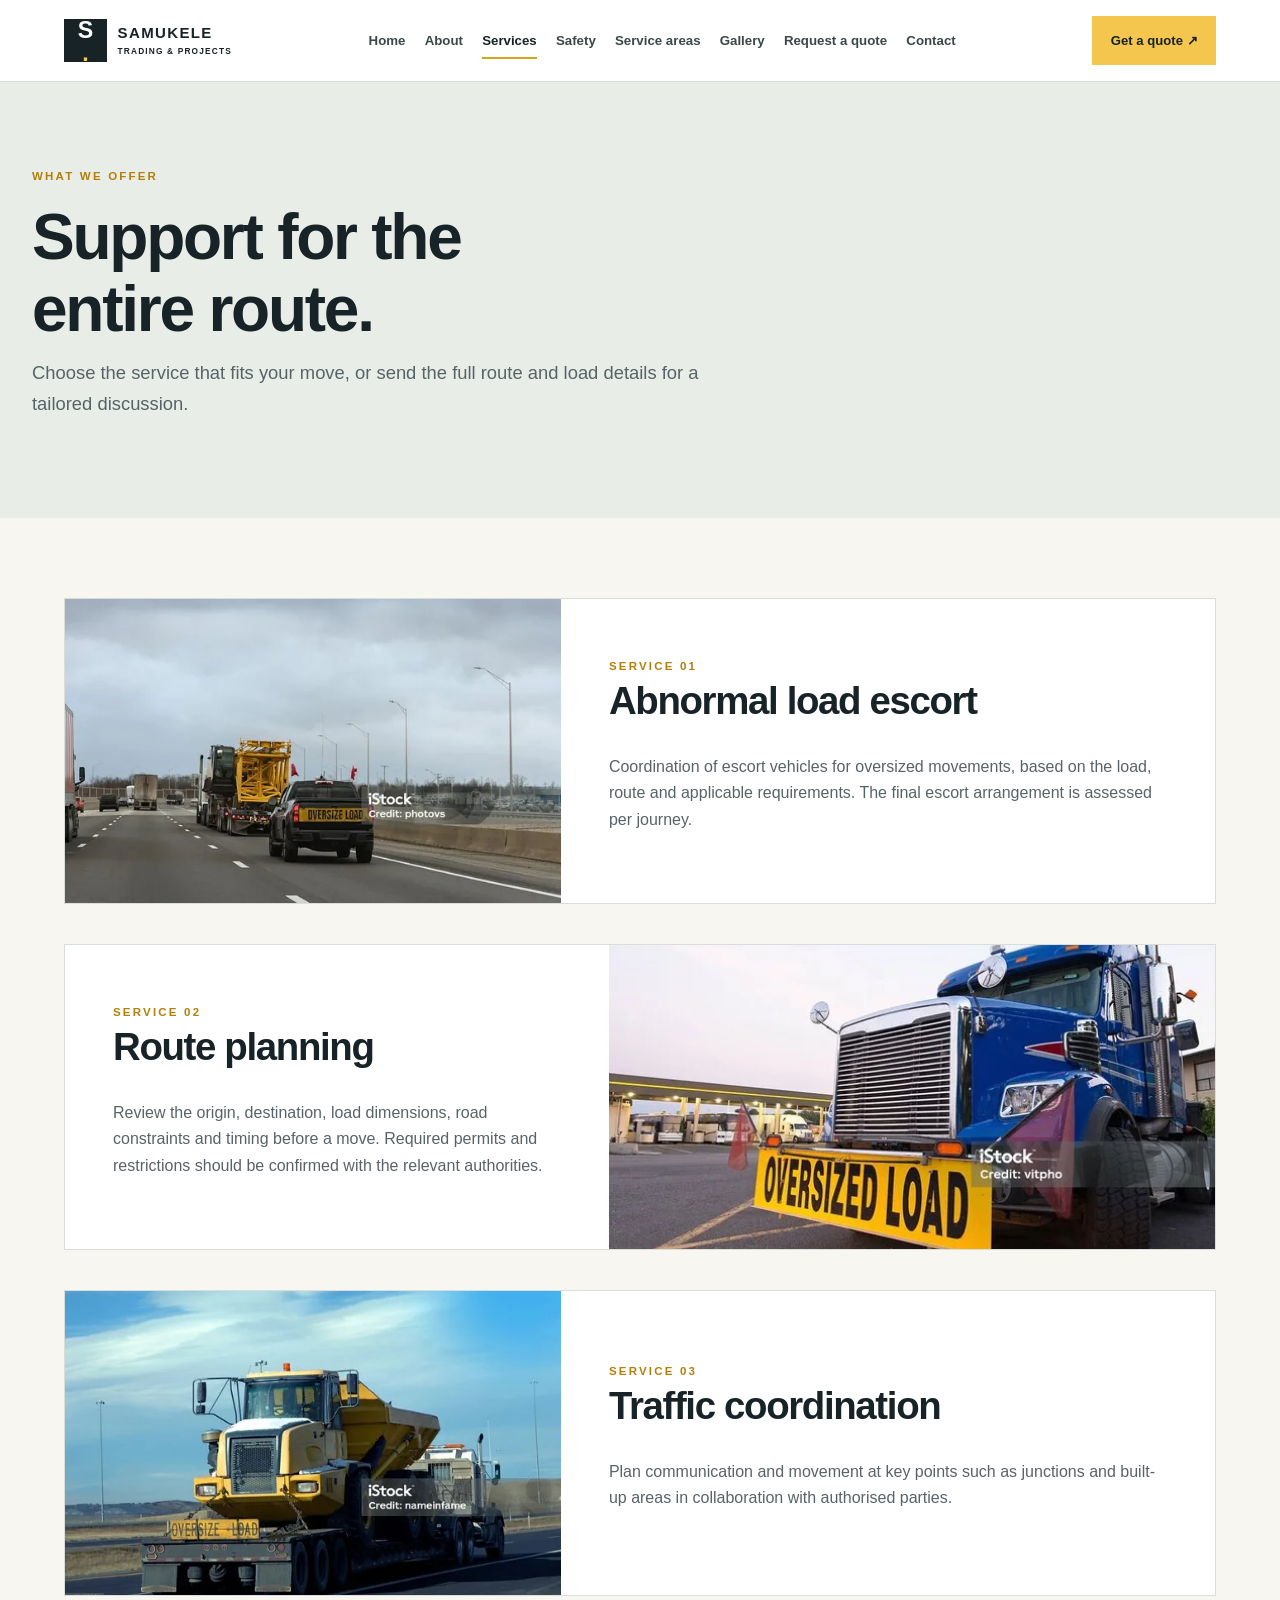
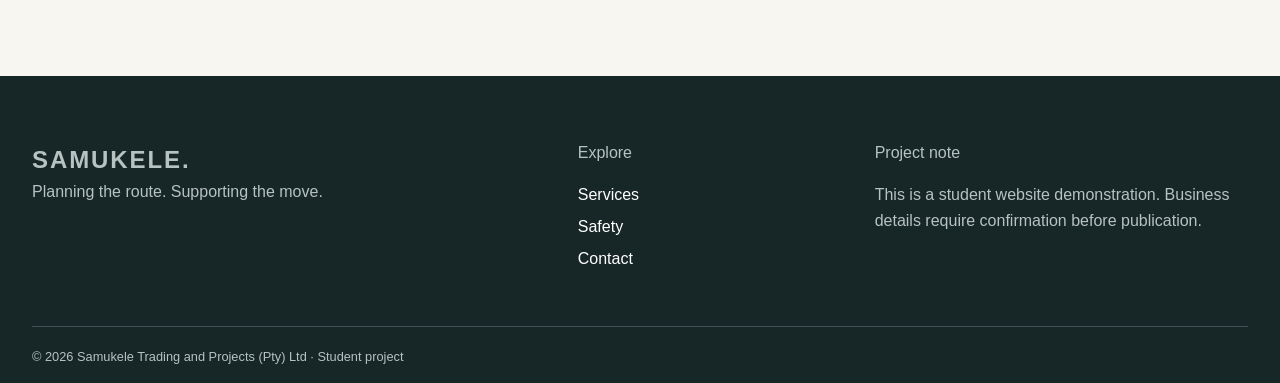
<file: Samukele-Website/services.html>
<!doctype html>
<html lang="en">
<head>
  <meta charset="utf-8">
  <meta name="viewport" content="width=device-width, initial-scale=1">
  <meta name="description" content="Escort, route planning and traffic coordination.">
  <title>Our services | Samukele Trading and Projects</title>
  <link rel="stylesheet" href="css/style.css">
</head>
<body>
  <a class="skip-link" href="#main">Skip to content</a>
  <!-- Consistent site header and navigation across all pages. -->
  <header class="site-header"><div class="header-inner">
    <a class="brand" href="index.html" aria-label="Samukele Trading and Projects home"><span class="brand-symbol" aria-hidden="true">S<span>.</span></span><span class="brand-words">SAMUKELE<small>TRADING &amp; PROJECTS</small></span></a>
    <nav aria-label="Main navigation"><ul><li><a href="index.html">Home</a></li><li><a href="about.html">About</a></li><li><a href="services.html" aria-current="page">Services</a></li><li><a href="compliance.html">Safety</a></li><li><a href="areas.html">Service areas</a></li><li><a href="gallery.html">Gallery</a></li><li><a href="enquiry.html">Request a quote</a></li><li><a href="contact.html">Contact</a></li></ul></nav>
    <a class="header-cta" href="enquiry.html">Get a quote ↗</a>
  </div></header>
  <main id="main"><section class="page-hero"><span class="eyebrow">WHAT WE OFFER</span><h1>Support for the entire route.</h1><p>Choose the service that fits your move, or send the full route and load details for a tailored discussion.</p></section><section class="section service-list"><article class="service-row"><div><picture><source type="image/webp" srcset="images/escort-vehicle-320.webp 320w, images/escort-vehicle.webp 600w" sizes="(max-width: 45rem) 100vw, (max-width: 68rem) 50vw, 40vw"><img class="feature-image" src="images/escort-vehicle.jpg" alt="Escort vehicle beside transport vehicle" loading="lazy" width="600" height="400" srcset="images/escort-vehicle-320.jpg 320w, images/escort-vehicle.jpg 600w" sizes="(max-width: 45rem) 100vw, (max-width: 68rem) 50vw, 40vw"></picture></div><div><span class="eyebrow">SERVICE 01</span><h2>Abnormal load escort</h2><p>Coordination of escort vehicles for oversized movements, based on the load, route and applicable requirements. The final escort arrangement is assessed per journey.</p></div></article><article class="service-row"><div><picture><source type="image/webp" srcset="images/truck-route-320.webp 320w, images/truck-route.webp 600w" sizes="(max-width: 45rem) 100vw, (max-width: 68rem) 50vw, 40vw"><img class="feature-image" src="images/truck-route.jpg" alt="Transport vehicle on open road" loading="lazy" width="600" height="400" srcset="images/truck-route-320.jpg 320w, images/truck-route.jpg 600w" sizes="(max-width: 45rem) 100vw, (max-width: 68rem) 50vw, 40vw"></picture></div><div><span class="eyebrow">SERVICE 02</span><h2>Route planning</h2><p>Review the origin, destination, load dimensions, road constraints and timing before a move. Required permits and restrictions should be confirmed with the relevant authorities.</p></div></article><article class="service-row"><div><picture><source type="image/webp" srcset="images/abnormal-load-320.webp 320w, images/abnormal-load.webp 600w" sizes="(max-width: 45rem) 100vw, (max-width: 68rem) 50vw, 40vw"><img class="feature-image" src="images/abnormal-load.jpg" alt="Large load prepared for transport" loading="lazy" width="600" height="398" srcset="images/abnormal-load-320.jpg 320w, images/abnormal-load.jpg 600w" sizes="(max-width: 45rem) 100vw, (max-width: 68rem) 50vw, 40vw"></picture></div><div><span class="eyebrow">SERVICE 03</span><h2>Traffic coordination</h2><p>Plan communication and movement at key points such as junctions and built-up areas in collaboration with authorised parties.</p></div></article></section></main>
  <footer class="site-footer"><div class="footer-inner"><div><span class="footer-brand">SAMUKELE<span>.</span></span><p>Planning the route. Supporting the move.</p></div><div><p>Explore</p><a href="services.html">Services</a><a href="compliance.html">Safety</a><a href="contact.html">Contact</a></div><div><p>Project note</p><span>This is a student website demonstration. Business details require confirmation before publication.</span></div></div><div class="footer-bottom">© 2026 Samukele Trading and Projects (Pty) Ltd · Student project</div></footer>
</body>
</html>
</file>
<file: Samukele-Website/css/style.css>
/* Part 2: shared design system and responsive layouts. */
:root{--ink:#172326;--muted:#586367;--yellow:#f4c64d;--cream:#f7f6f1;--line:#d9dedb;--white:#fff;--max:76rem;font-family:Arial,Helvetica,sans-serif;color:var(--ink);background:var(--cream)}*{box-sizing:border-box}html{scroll-behavior:smooth}body{margin:0;font-size:1rem;line-height:1.65}img{max-width:100%;height:auto;display:block}a{color:inherit}button,input,textarea{font:inherit}a:focus-visible,button:focus-visible,input:focus-visible,textarea:focus-visible{outline:.2rem solid #a87800;outline-offset:.18rem}.skip-link{position:absolute;left:1rem;top:-5rem;background:var(--yellow);padding:.6rem;z-index:10}.skip-link:focus{top:1rem}.site-header{background:#fff;border-bottom:1px solid var(--line)}.header-inner{max-width:var(--max);margin:auto;display:flex;align-items:center;justify-content:space-between;gap:1.5rem;padding:1rem 2rem}.brand{text-decoration:none;display:flex;align-items:center;gap:.65rem;white-space:nowrap}.brand-symbol{background:var(--ink);color:#fff;font-size:1.45rem;font-weight:900;width:2.7rem;height:2.7rem;display:grid;place-items:center;line-height:1}.brand-symbol span,.footer-brand span{color:var(--yellow)}.brand-words{font-weight:900;letter-spacing:.09em;line-height:1.1;font-size:.94rem}.brand-words small{display:block;font-weight:600;letter-spacing:.14em;font-size:.52rem;margin-top:.35rem}.site-header nav ul{display:flex;align-items:center;gap:1.2rem;list-style:none;margin:0;padding:0}.site-header nav a{text-decoration:none;color:#3c4749;font-size:.83rem;font-weight:700;white-space:nowrap;padding:.55rem 0;border-bottom:.15rem solid transparent}.site-header nav a:hover,.site-header nav a[aria-current=page]{border-color:#d7a422;color:var(--ink)}.header-cta,.button{display:inline-flex;align-items:center;justify-content:space-between;gap:2rem;background:var(--yellow);color:var(--ink);font-weight:800;text-decoration:none;border:0;padding:.85rem 1.15rem;cursor:pointer;transition:transform .2s,background-color .2s}.header-cta{font-size:.82rem;white-space:nowrap}.button:hover,.header-cta:hover{background:#ffdb72;transform:translateY(-2px)}.button:active,.header-cta:active{transform:translateY(0)}.button-dark{background:var(--ink);color:#fff}.button-dark:hover{background:#35494c;color:#fff}.button-light{background:var(--white)}.text-link{font-weight:800;text-underline-offset:.3rem}.text-link:hover{color:#ae7600}.eyebrow{font-size:.72rem;letter-spacing:.19em;font-weight:900;color:#b17f0a}h1,h2,h3,p{margin-top:0}h1,h2,h3{line-height:1.13;letter-spacing:-.035em}h1{font-size:clamp(2.8rem,5vw,5.7rem)}h2{font-size:clamp(2rem,3vw,3.2rem)}h3{font-size:1.3rem}p{color:var(--muted)}.hero{display:grid;grid-template-columns:minmax(0,1fr) minmax(0,1fr);min-height:37rem;background:#e9ede8}.hero-copy{padding:clamp(2rem,6vw,6rem) clamp(2rem,6vw,6rem) clamp(2rem,6vw,6rem) max(2rem,calc((100vw - var(--max))/2));align-self:center}.hero h1{max-width:12ch;margin:1rem 0 1.4rem}.hero h1 em{font-style:normal;background:linear-gradient(transparent 66%,var(--yellow) 66%)}.hero-copy p{max-width:31rem}.actions{display:flex;align-items:center;gap:1.6rem;flex-wrap:wrap;margin-top:2rem}.hero-media{position:relative;min-height:32rem;overflow:hidden}.hero-image{width:100%;height:100%;object-fit:cover}.image-tag{position:absolute;bottom:1.5rem;right:1.5rem;background:#182528;color:#fff;font-size:.65rem;letter-spacing:.14em;padding:.8rem 1rem}.section{max-width:var(--max);padding:5rem 2rem;margin:auto}.section-heading{display:flex;justify-content:space-between;align-items:end;gap:3rem;margin-bottom:2rem}.section-heading p{max-width:25rem}.cards{display:grid;grid-template-columns:repeat(3,minmax(0,1fr));gap:1rem}.card{background:#fff;border:1px solid var(--line);padding:2rem;min-height:14rem;box-shadow:0 .35rem 1.3rem #1825280b}.card h3{margin-top:2rem}.banner{background:#19292a;color:#fff;display:flex;align-items:center;justify-content:space-between;gap:2rem;padding:3.5rem max(2rem,calc((100vw - var(--max))/2))}.banner h2{margin:.6rem 0 0;max-width:17ch}.page-hero{padding:5rem max(2rem,calc((100vw - var(--max))/2));background:#e9ede8}.page-hero h1{max-width:15ch;margin:.8rem 0}.page-hero p{max-width:42rem;font-size:1.15rem}.split{display:grid;grid-template-columns:1fr 1fr;gap:clamp(2rem,6vw,6rem);align-items:center}.feature-image{width:100%;height:100%;min-height:18rem;object-fit:cover}.split>div:first-child:has(img){height:27rem}.service-list{display:grid;gap:2.5rem}.service-row{display:grid;grid-template-columns:.9fr 1.1fr;gap:3rem;align-items:center;background:#fff;border:1px solid var(--line)}.service-row>div:first-child{height:19rem}.service-row>div:last-child{padding:2rem 3rem 2rem 0}.service-row:nth-child(even)>div:first-child{order:2}.service-row:nth-child(even)>div:last-child{padding:2rem 0 2rem 3rem}.notice{max-width:var(--max);padding:2rem;margin:0 auto 5rem;background:#fff4cf;border-left:.4rem solid var(--yellow)}.route-panel{background:#1b2a2b;color:#fff;padding:3rem;display:grid;gap:.4rem}.route-panel span{color:var(--yellow);font-size:.7rem;letter-spacing:.13em;margin-top:1rem}.route-panel strong{font-size:1.25rem}.gallery-grid{display:grid;grid-template-columns:repeat(2,minmax(0,1fr));gap:1.4rem}.gallery-grid figure{margin:0;background:#fff}.gallery-grid img{height:19rem}.gallery-grid figcaption{padding:.8rem 1rem;font-weight:700}.form-layout,.contact-grid{display:grid;grid-template-columns:.8fr 1.2fr;gap:4rem}.form-card{background:#fff;padding:2rem;border:1px solid var(--line);box-shadow:0 .4rem 2rem #1825280b}.form-note{font-size:.85rem;background:#fff8e0;padding:.8rem 1rem}.form-grid{display:grid;grid-template-columns:repeat(2,minmax(0,1fr));gap:1rem}.field{margin-bottom:1rem}.field label{display:block;font-size:.82rem;font-weight:800;margin-bottom:.3rem}.field input,.field textarea{width:100%;padding:.85rem;border:1px solid #b8c1bc;background:#fafbf9;border-radius:0}.field input:focus,.field textarea:focus{border-color:#8a6600}.mini-rule{height:1px;background:var(--line);margin:2rem 0}.location-list{display:grid;gap:1rem}.location-list>div{border-top:1px solid var(--line);padding:1rem 0}.location-list p{margin:.3rem 0}.site-footer{background:#172627;color:#fff;padding:4rem 2rem 1rem}.footer-inner{max-width:var(--max);margin:auto;display:grid;grid-template-columns:2fr 1fr 1.5fr;gap:3rem}.footer-brand{font-size:1.5rem;font-weight:900;letter-spacing:.08em}.site-footer p,.site-footer span{color:#b7c3c1}.site-footer a{display:block;text-decoration:none;margin:.35rem 0}.site-footer a:hover{text-decoration:underline}.footer-bottom{max-width:var(--max);margin:3rem auto 0;border-top:1px solid #405354;padding-top:1.2rem;color:#b7c3c1;font-size:.8rem}
/* Tablet: wrap the full navigation; keep it available without scripting. */
@media(max-width:68rem){.header-inner{flex-wrap:wrap}.site-header nav{order:3;width:100%}.site-header nav ul{flex-wrap:wrap;gap:.35rem 1rem}.hero-copy{padding:3rem 2rem}.hero{min-height:30rem}.form-layout,.contact-grid{gap:2rem}}
/* Mobile: one column, compact spacing and horizontal navigation scrolling. */
@media(max-width:45rem){.header-inner{padding:1rem}.site-header nav{overflow-x:auto}.site-header nav ul{flex-wrap:nowrap;width:max-content}.header-cta{margin-left:auto}.hero,.split,.service-row,.form-layout,.contact-grid{grid-template-columns:1fr}.hero-copy{padding:3rem 1.25rem}.hero-media{min-height:18rem;height:18rem}.section{padding:3.5rem 1.25rem}.section-heading{display:block}.cards,.gallery-grid{grid-template-columns:1fr}.card{min-height:0}.banner{padding:3rem 1.25rem;display:block}.banner .button{margin-top:1.5rem}.page-hero{padding:3rem 1.25rem}.service-row>div:first-child,.service-row:nth-child(even)>div:first-child{order:0;height:15rem}.service-row>div:last-child,.service-row:nth-child(even)>div:last-child{padding:1.5rem}.form-grid{grid-template-columns:1fr}.form-card{padding:1.2rem}.footer-inner{grid-template-columns:1fr;gap:1rem}.gallery-grid img{height:16rem}.notice{margin:0 1.25rem 3rem}.split>div:first-child:has(img){height:18rem}}
@media(prefers-reduced-motion:reduce){html{scroll-behavior:auto}.button,.header-cta{transition:none}}
/* Picture keeps image crops consistent across browser-selected formats. */
picture{display:block;width:100%;height:100%}
picture>img{width:100%;height:100%;object-fit:cover}
</file>
